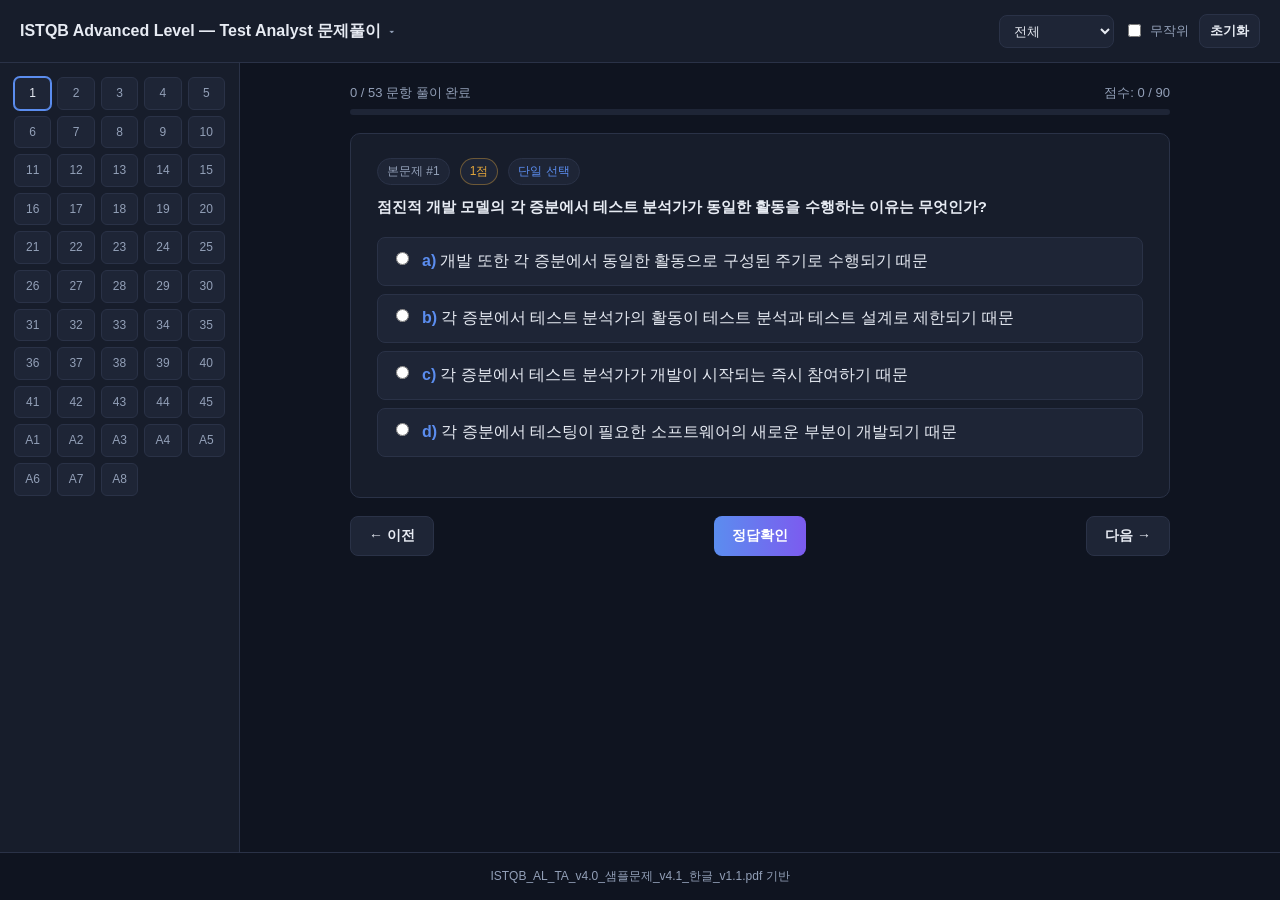
<file: index.html>
<!DOCTYPE html>
<html lang="ko">
<head>
<meta charset="UTF-8">
<meta name="viewport" content="width=device-width, initial-scale=1.0">
<meta name="robots" content="noindex, nofollow">
<meta http-equiv="refresh" content="0; url=ISTQB_AL.html">
<title>ISTQB AL-TA 문제풀이</title>
</head>
<body>
<p><a href="ISTQB_AL.html">이동 중... 자동으로 이동하지 않으면 여기를 클릭하세요.</a></p>
</body>
</html>
</file>
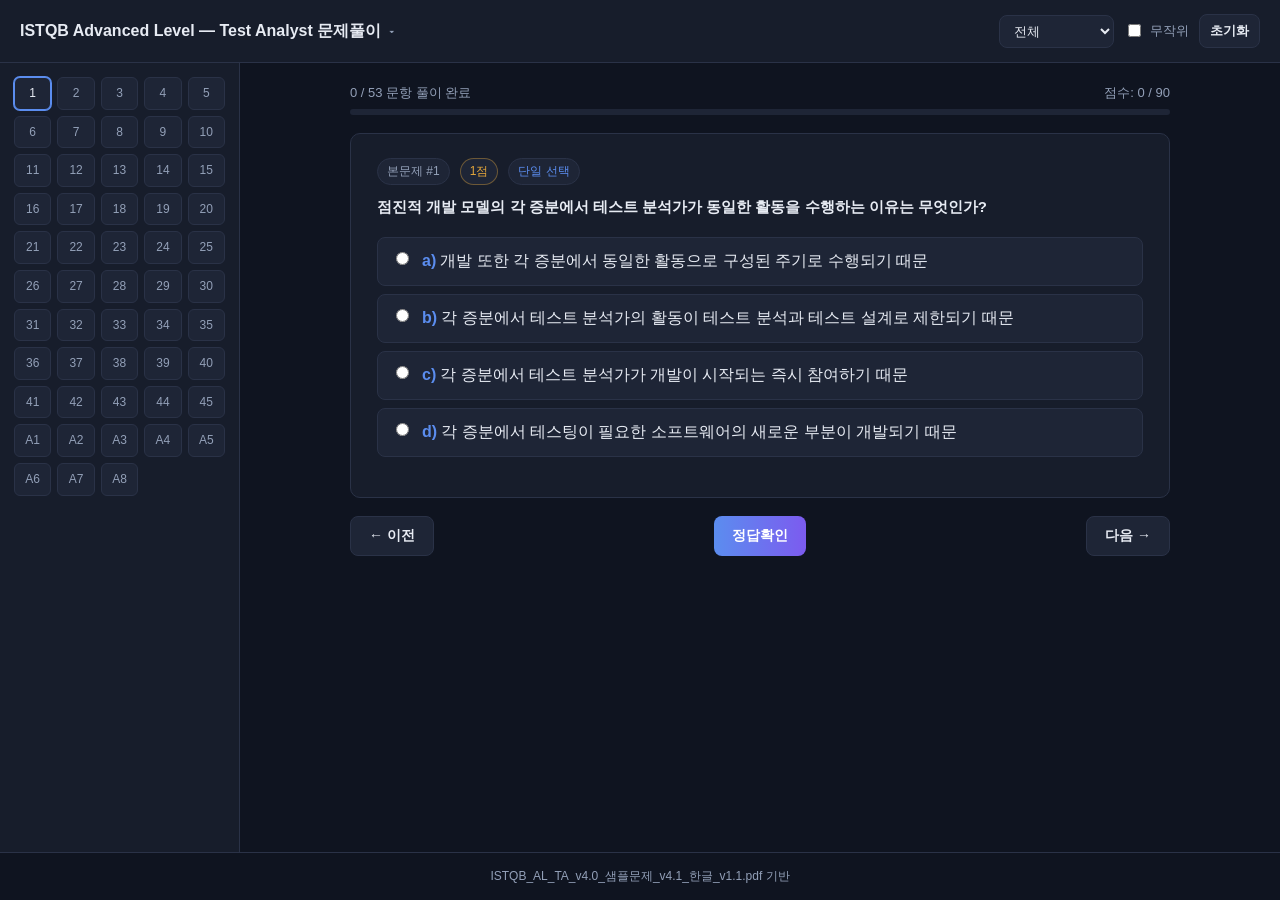
<file: ISTQB_AL.html>
<!DOCTYPE html>
<html lang="ko">
<head>
<meta charset="UTF-8">
<meta name="viewport" content="width=device-width, initial-scale=1.0">
<meta name="robots" content="noindex, nofollow">
<title>ISTQB AL-TA 문제풀이</title>
<link rel="stylesheet" href="style.css">
</head>
<body>
<div id="app">

  <header class="topbar">
    <div class="title-wrap">
      <button id="moduleTrigger" class="title-trigger" type="button" aria-haspopup="true" aria-expanded="false">
        <h1>
          <span class="title-full">ISTQB Advanced Level — Test Analyst 문제풀이</span>
          <span class="title-short">ISTQB AL-TA 문제풀이</span>
        </h1>
        <span class="title-caret">▾</span>
      </button>
      <div id="moduleMenu" class="module-menu">
        <button class="module-option" type="button" data-module="TA">
          <span class="module-option-code">TA</span>
          <span class="module-option-name">Test Analyst</span>
        </button>
        <button class="module-option" type="button" data-module="TM">
          <span class="module-option-code">TM</span>
          <span class="module-option-name">Test Manager</span>
        </button>
        <button class="module-option" type="button" data-module="TTA">
          <span class="module-option-code">TTA</span>
          <span class="module-option-name">Technical Test Analyst</span>
        </button>
      </div>
    </div>
    <div class="topbar-controls">
      <select id="filterSelect">
        <option value="all">전체</option>
        <option value="main">본문제</option>
        <option value="appendix">부록</option>
        <option value="wrong">틀린 문제만</option>
        <option value="unanswered">안 푼 문제만</option>
      </select>
      <label class="shuffle-label"><input type="checkbox" id="shuffleToggle"> 무작위</label>
      <button id="resetBtn" class="btn-secondary">초기화</button>
    </div>
  </header>

  <div class="layout">
    <nav id="qnav" class="qnav">
      <div class="qnav-toggle-row">
        <span id="qnavSummary" class="qnav-summary"></span>
        <button id="qnavToggle" class="qnav-toggle" type="button">문제 목록 펼치기 ▾</button>
      </div>
      <div id="qnavGrid" class="qnav-grid"></div>
    </nav>

    <main class="content">
      <div id="progressBar" class="progress-wrap">
        <div class="progress-info">
          <span id="progressText">0 / 0</span>
          <span id="scoreText">점수: 0 / 0</span>
        </div>
        <div class="progress-track"><div id="progressFill" class="progress-fill"></div></div>
      </div>

      <section id="questionCard" class="card"></section>

      <div class="nav-buttons">
        <button id="prevBtn" class="btn-secondary">← 이전</button>
        <button id="submitBtn" class="btn-primary">정답확인</button>
        <button id="nextBtn" class="btn-secondary">다음 →</button>
      </div>
    </main>
  </div>

  <footer class="footer" id="footerNote">ISTQB_AL_TA_v4.0_샘플문제_v4.1_한글_v1.1.pdf 기반</footer>
</div>

<script src="data/ta-questions.js"></script>
<script src="data/tm-questions.js"></script>
<script src="data/tta-questions.js"></script>
<script src="app.js"></script>
</body>
</html>
</file>
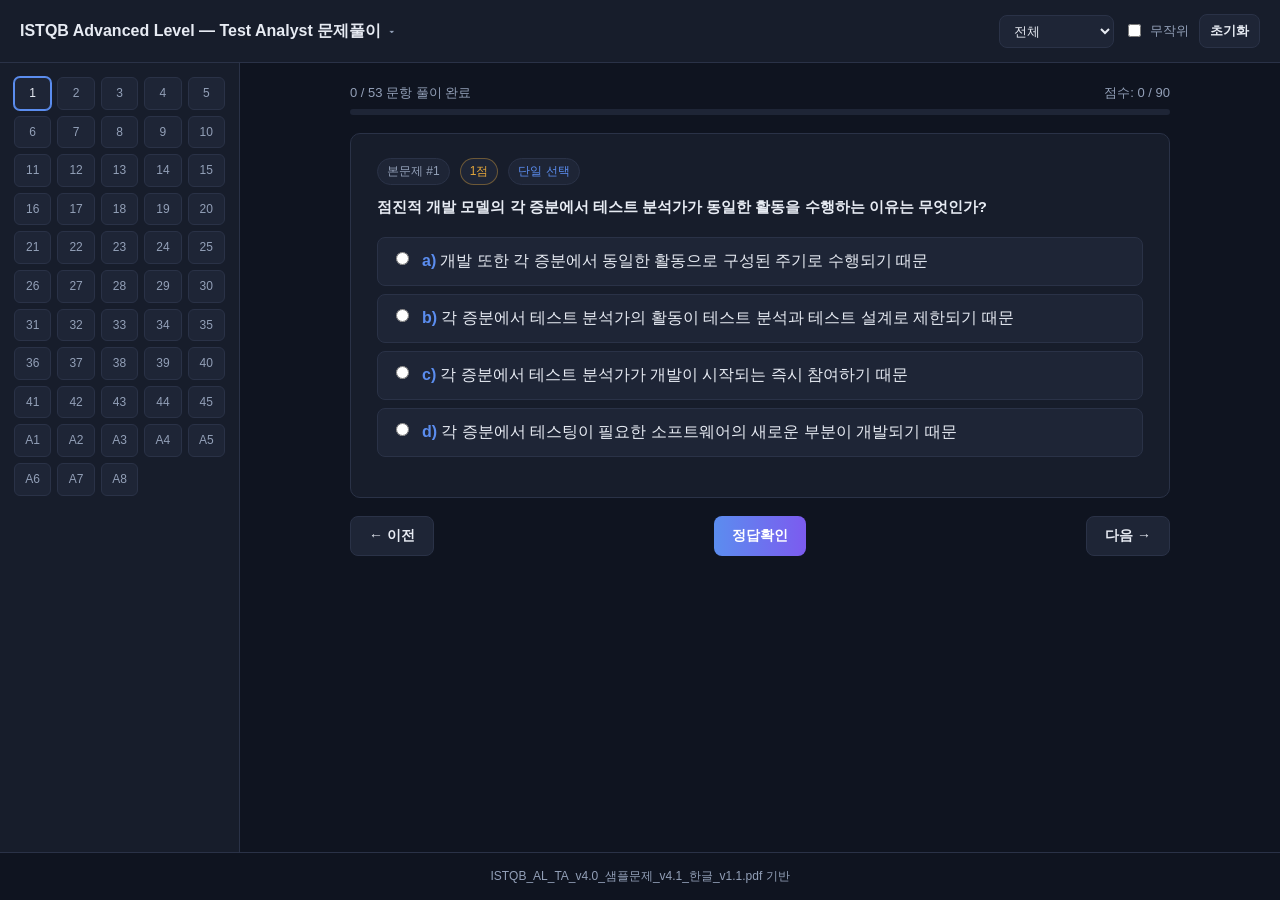
<file: ISTQB_AL_TA.html>
<!DOCTYPE html>
<html lang="ko">
<head>
<meta charset="UTF-8">
<meta name="viewport" content="width=device-width, initial-scale=1.0">
<meta name="robots" content="noindex, nofollow">
<title>ISTQB AL-TA 문제풀이</title>
<link rel="stylesheet" href="style.css">
</head>
<body>
<div id="app">

  <header class="topbar">
    <div class="title-wrap">
      <button id="moduleTrigger" class="title-trigger" type="button" aria-haspopup="true" aria-expanded="false">
        <h1>
          <span class="title-full">ISTQB Advanced Level — Test Analyst 문제풀이</span>
          <span class="title-short">ISTQB AL-TA 문제풀이</span>
        </h1>
        <span class="title-caret">▾</span>
      </button>
      <div id="moduleMenu" class="module-menu">
        <button class="module-option" type="button" data-module="TA">
          <span class="module-option-code">TA</span>
          <span class="module-option-name">Test Analyst</span>
        </button>
        <button class="module-option" type="button" data-module="TM">
          <span class="module-option-code">TM</span>
          <span class="module-option-name">Test Manager</span>
        </button>
        <button class="module-option" type="button" data-module="TTA">
          <span class="module-option-code">TTA</span>
          <span class="module-option-name">Technical Test Analyst</span>
        </button>
      </div>
    </div>
    <div class="topbar-controls">
      <select id="filterSelect">
        <option value="all">전체</option>
        <option value="main">본문제</option>
        <option value="appendix">부록</option>
        <option value="wrong">틀린 문제만</option>
        <option value="unanswered">안 푼 문제만</option>
      </select>
      <label class="shuffle-label"><input type="checkbox" id="shuffleToggle"> 무작위</label>
      <button id="resetBtn" class="btn-secondary">초기화</button>
    </div>
  </header>

  <div class="layout">
    <nav id="qnav" class="qnav">
      <div class="qnav-toggle-row">
        <span id="qnavSummary" class="qnav-summary"></span>
        <button id="qnavToggle" class="qnav-toggle" type="button">문제 목록 펼치기 ▾</button>
      </div>
      <div id="qnavGrid" class="qnav-grid"></div>
    </nav>

    <main class="content">
      <div id="progressBar" class="progress-wrap">
        <div class="progress-info">
          <span id="progressText">0 / 0</span>
          <span id="scoreText">점수: 0 / 0</span>
        </div>
        <div class="progress-track"><div id="progressFill" class="progress-fill"></div></div>
      </div>

      <section id="questionCard" class="card"></section>

      <div class="nav-buttons">
        <button id="prevBtn" class="btn-secondary">← 이전</button>
        <button id="submitBtn" class="btn-primary">정답확인</button>
        <button id="nextBtn" class="btn-secondary">다음 →</button>
      </div>
    </main>
  </div>

  <footer class="footer" id="footerNote">ISTQB_AL_TA_v4.0_샘플문제_v4.1_한글_v1.1.pdf 기반 로컬 학습용 퀴즈</footer>
</div>

<script src="data/ta-questions.js"></script>
<script src="data/tm-questions.js"></script>
<script src="data/tta-questions.js"></script>
<script src="app.js"></script>
</body>
</html>
</file>
<file: style.css>
:root{
  --bg:#0f1420;
  --panel:#171d2b;
  --panel2:#1e2536;
  --border:#2a3247;
  --text:#e7ebf3;
  --muted:#93a0b8;
  --accent:#5b8def;
  --accent2:#7c5bef;
  --good:#37c48a;
  --bad:#e2536b;
  --warn:#e2a53b;
  --radius:10px;
}

*{box-sizing:border-box;}
html,body{height:100%;}
body{
  margin:0;
  font-family: -apple-system, "Segoe UI", "Malgun Gothic", "맑은 고딕", Roboto, sans-serif;
  background:var(--bg);
  color:var(--text);
  line-height:1.55;
}

#app{display:flex; flex-direction:column; min-height:100vh;}

.topbar{
  display:flex; flex-wrap:wrap; gap:12px; align-items:center; justify-content:space-between;
  padding:14px 20px; background:var(--panel); border-bottom:1px solid var(--border);
  position:sticky; top:0; z-index:10;
}
.topbar h1{font-size:16px; margin:0; font-weight:600; color:var(--text);}
.topbar h1 .title-short{display:none;}

.title-wrap{position:relative;}
.title-trigger{
  display:flex; align-items:center; gap:8px; background:none; border:none; cursor:pointer;
  padding:6px 8px; margin:-6px -8px; border-radius:8px; transition:background .12s;
}
.title-trigger:hover{background:var(--panel2);}
.title-trigger[aria-expanded="true"]{background:var(--panel2);}
.title-caret{color:var(--muted); font-size:11px; transition:transform .15s;}
.title-trigger[aria-expanded="true"] .title-caret{transform:rotate(180deg);}

.module-menu{
  display:none; position:absolute; top:calc(100% + 8px); left:0; z-index:20;
  min-width:220px; background:var(--panel2); border:1px solid var(--border); border-radius:10px;
  padding:6px; box-shadow:0 12px 28px rgba(0,0,0,.4);
}
.module-menu.open{display:block;}
.module-option{
  display:flex; align-items:center; gap:10px; width:100%; text-align:left; background:none; border:none;
  color:var(--text); padding:9px 10px; border-radius:7px; cursor:pointer; font-size:13.5px;
}
.module-option:hover{background:var(--panel);}
.module-option.active{background:rgba(91,141,239,.14); color:var(--accent);}
.module-option-code{
  flex-shrink:0; width:38px; text-align:center; font-weight:700; font-size:11px;
  color:var(--muted); border:1px solid var(--border); border-radius:5px; padding:2px 0;
}
.module-option.active .module-option-code{color:var(--accent); border-color:var(--accent);}

.topbar-controls{display:flex; gap:10px; align-items:center; flex-wrap:wrap;}
.topbar-controls select, .topbar-controls button{
  background:var(--panel2); color:var(--text); border:1px solid var(--border);
  border-radius:8px; padding:7px 10px; font-size:13px; cursor:pointer;
}
.shuffle-label{font-size:13px; color:var(--muted); display:flex; align-items:center; gap:6px; cursor:pointer;}

.layout{display:flex; flex:1; min-height:0;}

.qnav{
  width:240px; flex-shrink:0; background:var(--panel); border-right:1px solid var(--border);
  overflow-y:auto; max-height:calc(100vh - 60px); position:sticky; top:57px;
}
.qnav-toggle-row{display:none;}
.qnav-summary{font-size:12px; color:var(--muted);}
.qnav-toggle{
  background:var(--panel2); color:var(--text); border:1px solid var(--border);
  border-radius:8px; padding:6px 10px; font-size:12px; cursor:pointer;
}
.qnav-grid{
  padding:14px;
  display:grid; grid-template-columns:repeat(5,1fr); gap:6px; align-content:start;
}
.qnav-item{
  border:1px solid var(--border); border-radius:6px; background:var(--panel2);
  color:var(--muted); font-size:12px; text-align:center; padding:6px 0; cursor:pointer;
  transition:all .12s;
}
.qnav-item:hover{border-color:var(--accent);}
.qnav-item.current{border-color:var(--accent); color:var(--text); box-shadow:0 0 0 1px var(--accent);}
.qnav-item.correct{background:rgba(55,196,138,.15); color:var(--good); border-color:var(--good);}
.qnav-item.incorrect{background:rgba(226,83,107,.15); color:var(--bad); border-color:var(--bad);}

.content{flex:1; padding:20px 24px 40px; min-width:0;}

.progress-wrap{max-width:820px; margin:0 auto 18px;}
.progress-info{display:flex; justify-content:space-between; font-size:13px; color:var(--muted); margin-bottom:6px;}
.progress-track{height:6px; background:var(--panel2); border-radius:4px; overflow:hidden;}
.progress-fill{height:100%; background:linear-gradient(90deg,var(--accent),var(--accent2)); width:0%; transition:width .2s;}

.card{
  max-width:820px; margin:0 auto; background:var(--panel); border:1px solid var(--border);
  border-radius:var(--radius); padding:24px 26px;
}

.q-meta{display:flex; gap:10px; align-items:center; margin-bottom:10px;}
.q-badge{font-size:12px; padding:3px 9px; border-radius:20px; background:var(--panel2); color:var(--muted); border:1px solid var(--border);}
.q-badge.points{color:var(--warn); border-color:rgba(226,165,59,.4);}
.q-badge.type{color:var(--accent);}

.q-text{white-space:pre-wrap; font-size:15px; line-height:1.65; margin-bottom:18px; color:var(--muted); font-weight:400;}
.q-text strong{font-weight:700; color:var(--text);}
.q-text u{text-decoration:underline; text-underline-offset:3px; font-weight:700; color:var(--text);}
.q-text .bullet-line{padding-left:4px;}
.q-text pre{
  white-space:pre-wrap;
  background:var(--panel2); border:1px solid var(--border); border-radius:8px;
  padding:12px; overflow-x:auto; font-size:12.5px; font-weight:400; color:var(--muted); font-family:"Consolas","D2Coding",monospace;
}

.q-image-wrap{
  display:flex; justify-content:center; margin:14px 0 18px;
  background:#fff; border:1px solid var(--border); border-radius:10px; padding:16px;
}
.q-image{max-width:100%; height:auto; display:block;}

.table-wrap{margin:14px 0 18px; overflow-x:auto;}
.table-caption{font-size:12.5px; color:var(--muted); margin-bottom:6px;}
.q-table{
  border-collapse:collapse; width:100%; font-size:13px; background:var(--panel2);
  border:1px solid var(--border); border-radius:8px; overflow:hidden;
}
.q-table th, .q-table td{
  border:1px solid var(--border); padding:6px 10px; text-align:center;
}
.q-table thead th{background:rgba(91,141,239,.12); color:var(--text); font-weight:700;}
.q-table tbody th{background:var(--panel); font-weight:600; text-align:left;}
.q-table td:first-child, .q-table th:first-child{text-align:left;}

.options{display:flex; flex-direction:column; gap:8px; margin-bottom:16px;}
.option{
  display:flex; gap:10px; align-items:flex-start; padding:11px 13px; border:1px solid var(--border);
  border-radius:8px; background:var(--panel2); cursor:pointer; transition:border-color .12s, background .12s;
}
.option:hover{border-color:var(--accent);}
.option input{margin-top:3px; flex-shrink:0;}
.option .opt-key{font-weight:700; color:var(--accent); margin-right:4px;}
.option.selected{border-color:var(--accent); background:rgba(91,141,239,.10);}
.option.opt-correct{border-color:var(--good); background:rgba(55,196,138,.14);}
.option.opt-incorrect{border-color:var(--bad); background:rgba(226,83,107,.14);}
.option.locked{cursor:default;}

.order-row, .match-row{display:flex; align-items:center; gap:10px; margin-bottom:8px; font-size:14px;}
.order-row select, .match-row select{
  background:var(--panel2); color:var(--text); border:1px solid var(--border); border-radius:6px;
  padding:6px 8px; font-size:13px; min-width:180px;
}
.order-row .slot-label, .match-row .item-label{color:var(--muted); min-width:64px;}
.match-row .item-text{flex:1;}

.feedback{
  margin-top:16px; padding:14px 16px; border-radius:8px; font-size:14px;
  border:1px solid var(--border); background:var(--panel2); display:none;
}
.feedback.show{display:block;}
.feedback.correct{border-color:var(--good); background:rgba(55,196,138,.10);}
.feedback.incorrect{border-color:var(--bad); background:rgba(226,83,107,.10);}
.feedback .fb-title{font-weight:700; margin-bottom:6px;}
.feedback.correct .fb-title{color:var(--good);}
.feedback.incorrect .fb-title{color:var(--bad);}
.feedback .fb-answer{color:var(--muted); margin-bottom:8px; font-size:13px;}
.feedback .fb-explain{white-space:pre-wrap; color:var(--text); font-size:13.5px;}

.nav-buttons{max-width:820px; margin:18px auto 0; display:flex; gap:10px; justify-content:space-between;}
.btn-primary, .btn-secondary{
  border:none; border-radius:8px; padding:10px 18px; font-size:14px; cursor:pointer; font-weight:600;
}
.btn-primary{background:linear-gradient(90deg,var(--accent),var(--accent2)); color:#fff;}
.btn-primary:disabled{opacity:.4; cursor:not-allowed;}
.btn-secondary{background:var(--panel2); color:var(--text); border:1px solid var(--border);}
.btn-secondary:hover{border-color:var(--accent);}

.summary-box{max-width:820px; margin:0 auto; background:var(--panel); border:1px solid var(--border); border-radius:var(--radius); padding:26px;}
.summary-box h2{margin-top:0;}
.summary-list{list-style:none; padding:0; margin:14px 0 0; display:grid; grid-template-columns:repeat(auto-fill,minmax(70px,1fr)); gap:8px;}
.summary-list li{text-align:center; padding:8px 0; border-radius:6px; font-size:12px; border:1px solid var(--border);}

.footer{text-align:center; padding:14px; color:var(--muted); font-size:12px; border-top:1px solid var(--border);}

@media (max-width:760px){
  .layout{flex-direction:column;}

  .topbar{padding:8px 12px; gap:6px;}
  .topbar h1{font-size:13.5px; flex:0 0 auto;}
  .topbar h1 .title-full{display:none;}
  .topbar h1 .title-short{display:inline;}
  .topbar-controls{gap:6px; flex:1 1 auto; justify-content:flex-end;}
  .topbar-controls select, .topbar-controls button{padding:5px 7px; font-size:12px; border-radius:6px;}
  .shuffle-label{font-size:12px; gap:3px;}
  #filterSelect{max-width:112px;}

  .qnav{width:100%; max-height:none; position:relative; top:0;}
  .qnav-toggle-row{display:flex; justify-content:space-between; align-items:center; padding:6px 12px; background:var(--panel2); border-bottom:1px solid var(--border);}
  .qnav-summary{font-size:11px;}
  .qnav-toggle{padding:4px 8px; font-size:11px;}
  .qnav-grid{
    display:flex; flex-wrap:nowrap; overflow-x:auto; overflow-y:hidden;
    max-height:42px; padding:6px 12px; gap:5px;
  }
  .qnav-grid .qnav-item{flex:0 0 auto; min-width:30px; padding:4px 0; font-size:11px;}
  .qnav-grid.expanded{
    display:grid; grid-template-columns:repeat(7,1fr); flex-wrap:wrap;
    max-height:220px; overflow-y:auto; overflow-x:hidden;
  }
  .qnav-grid.expanded .qnav-item{flex:initial; min-width:0;}

  .content{padding:12px;}
  .progress-wrap{margin-bottom:12px;}
  .card{padding:16px 14px;}
}
</file>
